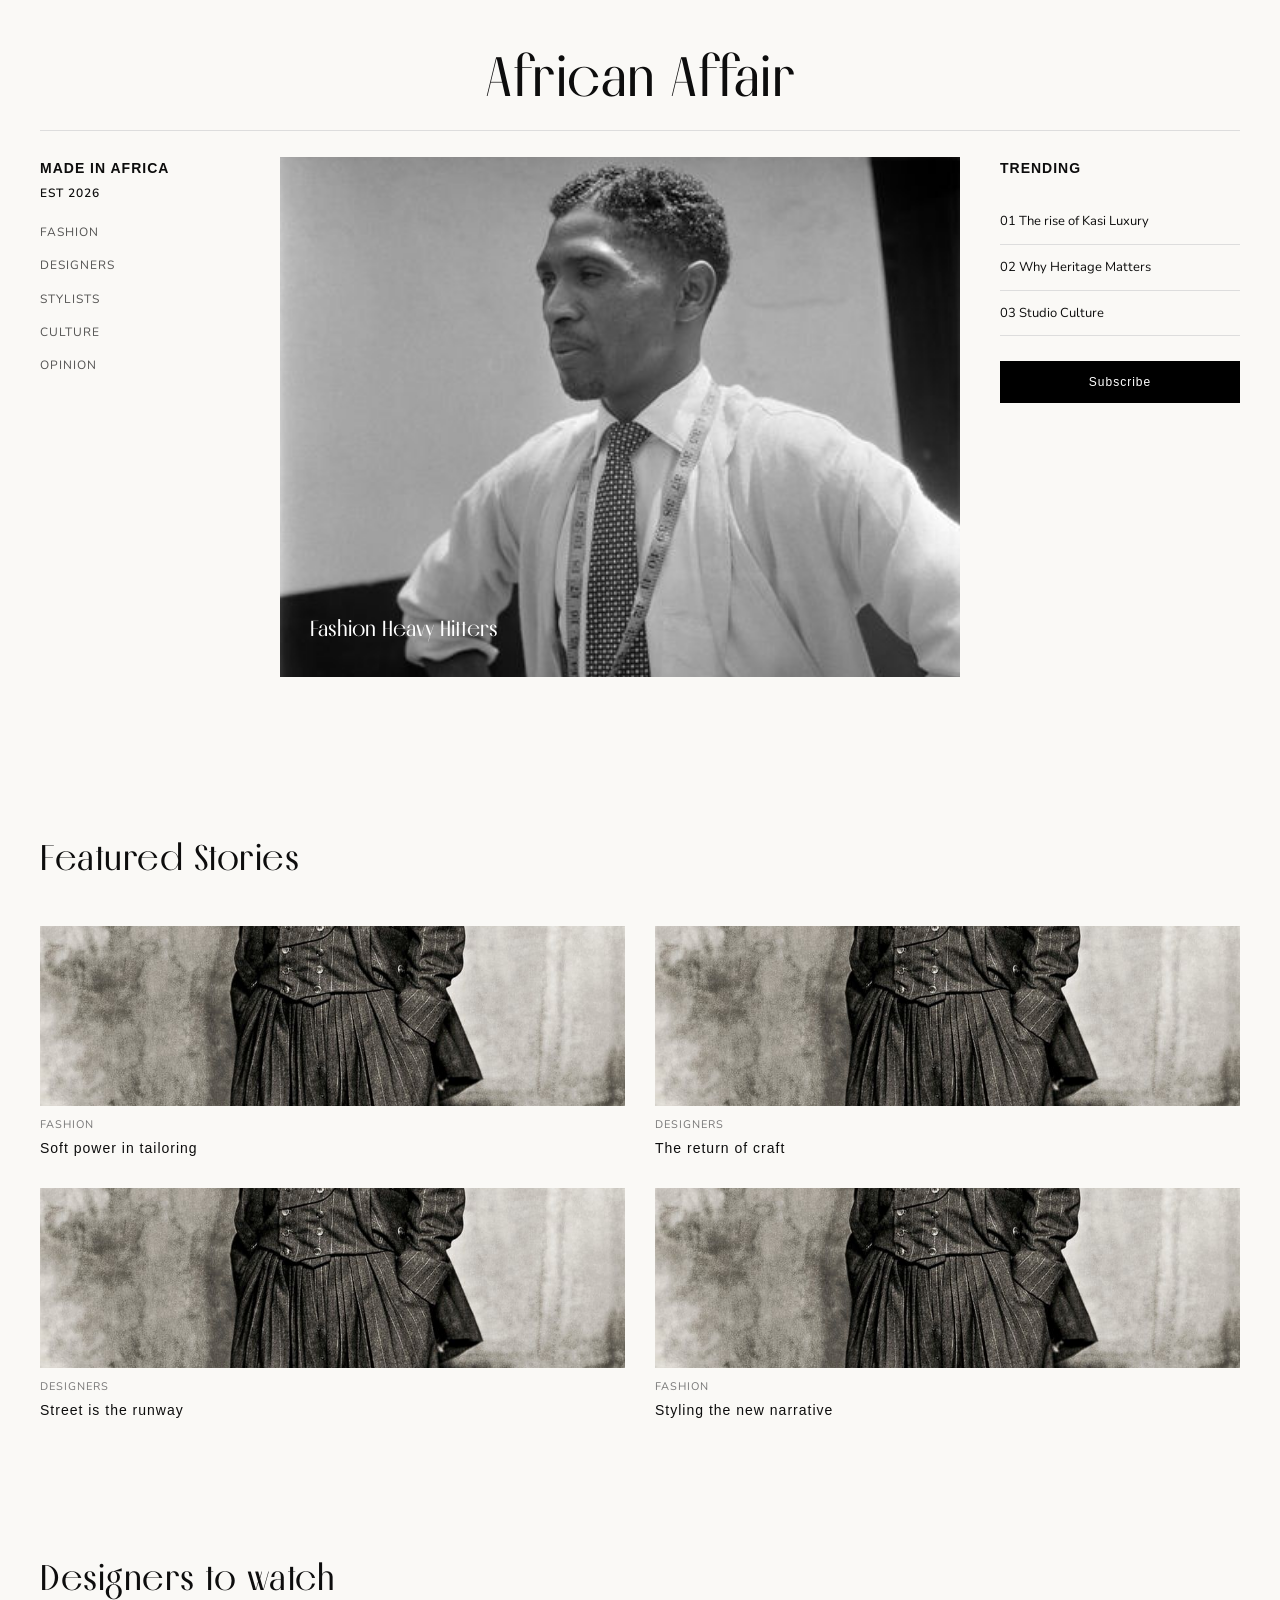
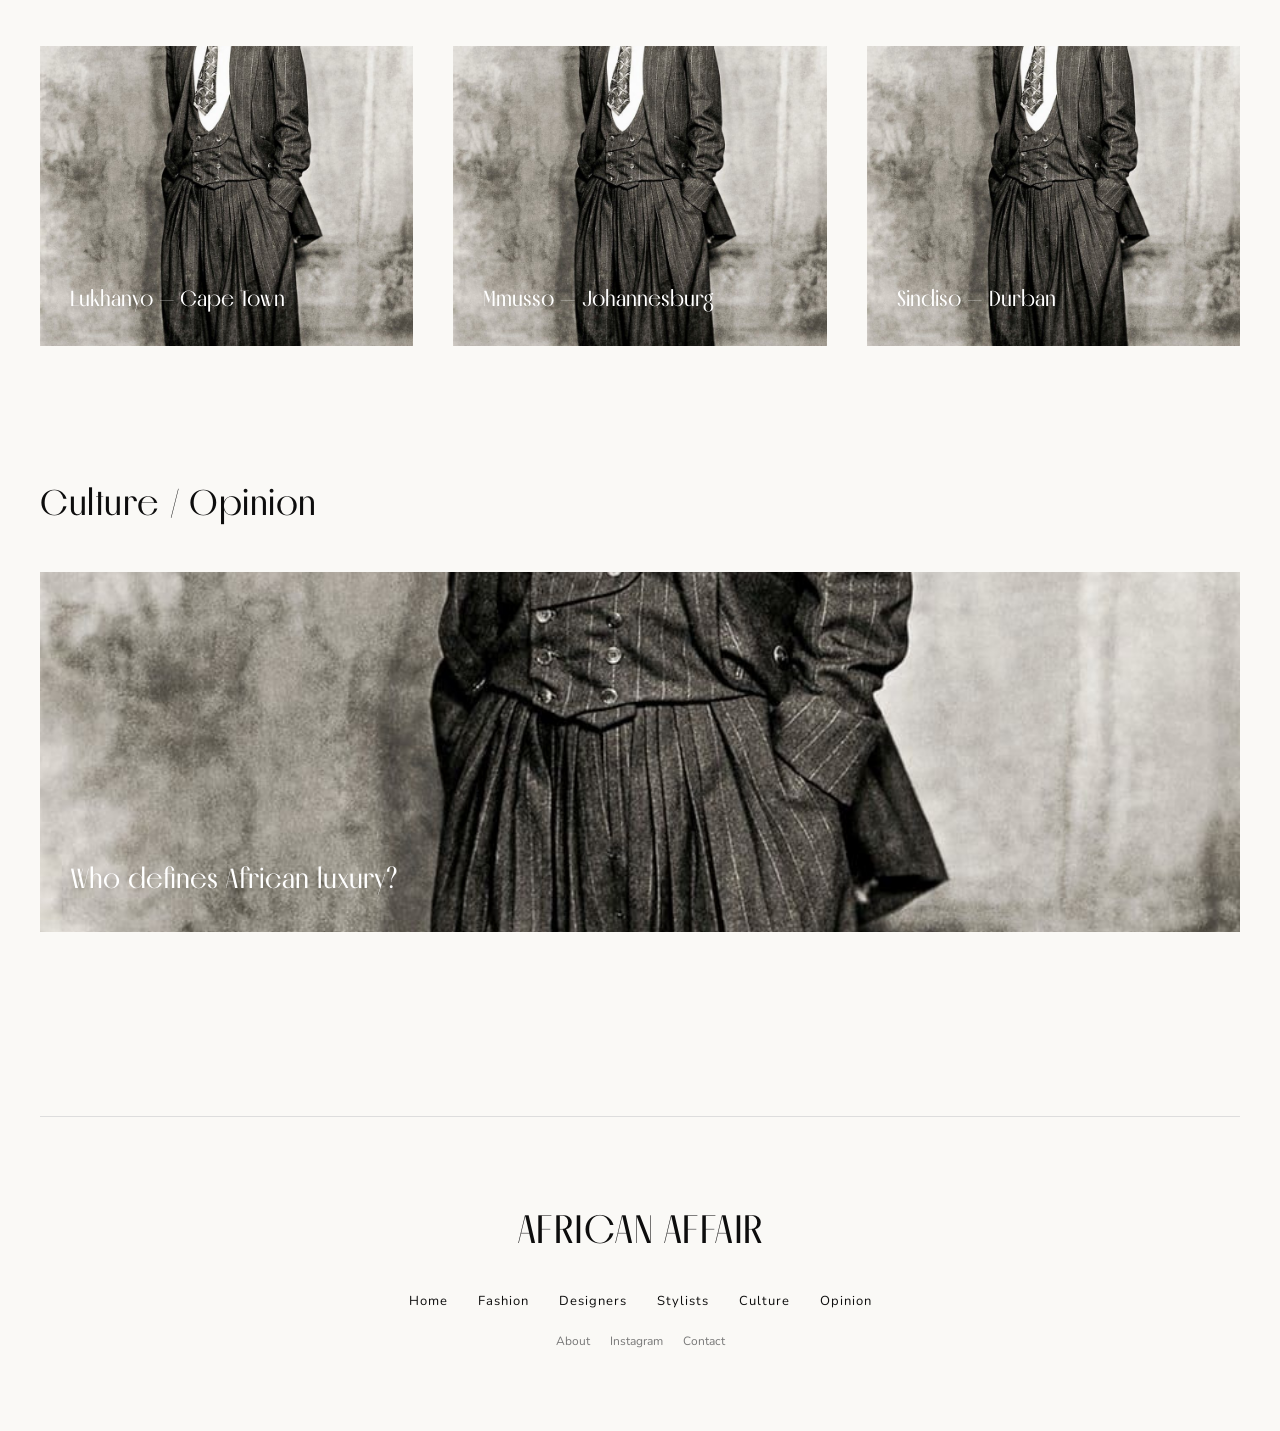
<file: index.html>
<!doctype html>
<html lang="en">
  <head>
    <meta charset="UTF-8" />
    <meta name="viewport" content="width=device-width, initial-scale=1.0" />
    <title>African Affair</title>

    <!-- FONTS -->
    <link
      href="https://fonts.googleapis.com/css2?family=Nunito:wght@300;400;600&family=Playfair+Display:wght@400;600&display=swap"
      rel="stylesheet"
    />

    <!-- CSS -->
    <link rel="stylesheet" href="CSS/styles.css" />
    <link rel="stylesheet" href="CSS/home.css" />
  </head>

  <body>
    <header class="header reveal">
      <h1>African Affair</h1>
    </header>

    <section class="hero reveal">
      <aside class="sidebar">
        <h3>MADE IN AFRICA</h3>
        <p>EST 2026</p>

        <nav>
          <a href="#">FASHION</a>
          <a href="#">DESIGNERS</a>
          <a href="#">STYLISTS</a>
          <a href="#">CULTURE</a>
          <a href="#">OPINION</a>
        </nav>
      </aside>

      <div class="hero-image">
        <a href="#" class="image-overlay">
          <img src="Images/Stories/Martin Molefe profile.jpg" />
          <div class="overlay-text">Fashion Heavy Hitters</div>
        </a>
      </div>

      <div class="trending">
        <h3>TRENDING</h3>
        <a href="#">01 The rise of Kasi Luxury</a>
        <a href="#">02 Why Heritage Matters</a>
        <a href="#">03 Studio Culture</a>
        <button>Subscribe</button>
      </div>
    </section>

    <section class="featured reveal">
  <h2>Featured Stories</h2>

  <div class="grid">
    <a href="#" class="card">
      <img src="Images/Stories/Tailoring.jpg" />
      <p class="category">FASHION</p>
      <h3>Soft power in tailoring</h3>
    </a>

    <a href="#" class="card">
      <img src="Images/Stories/Tailoring.jpg" />
      <p class="category">DESIGNERS</p>
      <h3>The return of craft</h3>
    </a>

    <a href="#" class="card">
      <img src="Images/Stories/Tailoring.jpg" />
      <p class="category">DESIGNERS</p>
      <h3>Street is the runway</h3>
    </a>

    <a href="#" class="card">
      <img src="Images/Stories/Tailoring.jpg" />
      <p class="category">FASHION</p>
      <h3>Styling the new narrative</h3>
    </a>
  </div>
</section>

    </section>

    <section class="designers reveal">
      <h2>Designers to watch</h2>

      <div class="grid">
        <a href="#" class="designer-card image-overlay">
          <img src="Images/Stories/Tailoring.jpg" />
          <div class="overlay-text">Lukhanyo — Cape Town</div>
        </a>

        <a href="#" class="designer-card image-overlay">
          <img src="Images/Stories/Tailoring.jpg" />
          <div class="overlay-text">Mmusso — Johannesburg</div>
        </a>

        <a href="#" class="designer-card image-overlay">
          <img src="Images/Stories/Tailoring.jpg" />
          <div class="overlay-text">Sindiso — Durban</div>
        </a>
      </div>
    </section>

    <section class="culture reveal">
      <h2>Culture / Opinion</h2>

      <a href="#" class="culture-link image-overlay">
        <img src="Images/Stories/Tailoring.jpg" />
        <div class="overlay-text large">Who defines African luxury?</div>
      </a>
    </section>

    <!-- ===================== -->
    <!-- 🧱 FOOTER -->
    <!-- ===================== -->
    <footer class="footer">
      <h2 class="footer-logo">AFRICAN AFFAIR</h2>

      <!-- MAIN LINKS -->
      <nav class="footer-main-nav">
        <a href="../index.html">Home</a>
        <a href="fashion.html">Fashion</a>
        <a href="#">Designers</a>
        <a href="#">Stylists</a>
        <a href="#">Culture</a>
        <a href="#">Opinion</a>
      </nav>

      <!-- SECONDARY LINKS -->
      <div class="footer-secondary">
        <a href="#">About</a>
        <a href="#">Instagram</a>
        <a href="#">Contact</a>
      </div>
    </footer>

    <script src="Javascript/script.js"></script>
  </body>
</html>
</file>
<file: CSS/styles.css>
/* ========================= */
/* FONT */
/* ========================= */
@font-face {
  font-family: "Melodrama";
  src: url("../Fonts/Melodrama-Medium.otf") format("opentype");
  font-weight: 400 700;
  font-display: swap;
}

/* ========================= */
/* RESET */
/* ========================= */
* {
  margin: 0;
  padding: 0;
  box-sizing: border-box;
}

/* ========================= */
/* BASE */
/* ========================= */
body {
  background: #faf9f6;
  font-family: "Nunito", sans-serif;
  color: #0d0d0d;
  line-height: 1.6;
  scroll-behavior: smooth;
  padding-top: 10px;
}

/* ========================= */
/* IMAGES */
/* ========================= */
img {
  width: 100%;
  height: auto;
  display: block;
}

/* ========================= */
/* LINKS */
/* ========================= */
a {
  text-decoration: none;
  color: inherit;
}

/* ========================= */
/* LAYOUT */
/* ========================= */
.container,
.header,
section,
.footer {
  max-width: 1200px;
  margin: 0 auto;
  padding-left: 20px;
  padding-right: 20px;
}

/* ========================= */
/* HEADER */
/* ========================= */
.header {
  display: flex;
  justify-content: center;
  align-items: center;
  text-align: center;
  padding: 36px 0 22px;
  border-bottom: 1px solid #ddd;
  margin-bottom: 18px;
}

.header h1 {
  line-height: 1.1;
}

/* ========================= */
/* SECTION SPACING */
/* ========================= */
section {
  padding: 64px 0;
}

/* ========================= */
/* TYPOGRAPHY */
/* ========================= */
h1,
h2 {
  font-family: "Melodrama", serif;
  letter-spacing: 0.5px;
}

h1 {
  font-size: 56px;
  font-weight: 500;
}

h2 {
  font-size: 36px;
  font-weight: 500;
  margin-bottom: 40px;
}

h3 {
  font-family: "Bebas Neue", sans-serif;
  letter-spacing: 1px;
  font-size: 14px;
}

/* ========================= */
/* GRID SYSTEM */
/* ========================= */
.grid {
  display: grid;
  gap: 40px;
}

/* ========================= */
/* ANIMATION */
/* ========================= */
.reveal {
  opacity: 1;
  transform: none;
}

.reveal.active {
  opacity: 1;
  transform: translateY(0);
}

/* ========================= */
/* FOOTER */
/* ========================= */
.footer {
  margin-top: 120px;
  padding: 80px 20px;
  text-align: center;
  border-top: 1px solid #ddd;
}

.footer-logo {
  font-family: "Melodrama", serif;
  font-size: 40px;
  margin-bottom: 30px;
}

.footer-main-nav {
  display: flex;
  justify-content: center;
  flex-wrap: wrap;
  gap: 30px;
  margin-bottom: 20px;
}

.footer-main-nav a {
  font-size: 13px;
  letter-spacing: 1px;
  position: relative;
}

.footer-main-nav a::after {
  content: "";
  width: 0%;
  height: 1px;
  background: #0d0d0d;
  position: absolute;
  left: 0;
  bottom: -4px;
  transition: 0.3s ease;
}

.footer-main-nav a:hover::after {
  width: 100%;
}

.footer-secondary {
  display: flex;
  justify-content: center;
  gap: 20px;
  font-size: 12px;
  color: #777;
}

.footer-secondary a:hover {
  color: #000;
}

/* ========================= */
/* RESPONSIVE */
/* ========================= */
@media (max-width: 900px) {
  h1 {
    font-size: 42px;
  }

  h2 {
    font-size: 28px;
  }
}

@media (max-width: 600px) {
  .footer-main-nav {
    flex-direction: column;
    gap: 15px;
  }

  .footer-secondary {
    flex-direction: column;
    gap: 10px;
  }
}
</file>
<file: CSS/home.css>
/* ========================= */
/* 🖼 HERO */
/* ========================= */
.hero {
  display: grid;
  grid-template-columns: 200px 1fr 240px;
  gap: 40px;
  margin-top: 0;
  padding-top: 8px;
  padding-bottom: 28px;
  align-items: start;
}

/* ========================= */
/* 📌 SIDEBAR */
/* ========================= */
.sidebar {
  font-size: 12px;
  letter-spacing: 1px;
}

.sidebar h3 {
  margin-bottom: 5px;
}

.sidebar p {
  margin-bottom: 20px;
  font-weight: 600;
}

.sidebar nav {
  display: flex;
  flex-direction: column;
  gap: 14px;
}

.sidebar a {
  position: relative;
  opacity: 0.7;
  transition: 0.3s ease;
}

.sidebar a:hover {
  opacity: 1;
}

.sidebar a::after {
  content: "";
  width: 0%;
  height: 1px;
  background: #000;
  position: absolute;
  left: 0;
  bottom: -3px;
  transition: 0.3s;
}

.sidebar a:hover::after {
  width: 100%;
}

/* ========================= */
/* 🖼 HERO IMAGE */
/* ========================= */
.hero-image {
  position: relative;
  overflow: hidden;
}

.hero-image img {
  height: 520px;
  object-fit: cover;
  transition: transform 0.8s ease;
}

.hero-image:hover img {
  transform: scale(1.05);
}

/* ========================= */
/* 📝 HERO OVERLAY */
/* ========================= */
.image-overlay {
  position: relative;
  display: block;
}

.overlay-text {
  position: absolute;
  bottom: 30px;
  left: 30px;
  color: white;
  font-size: 22px;
  font-family: "Melodrama", serif;
  max-width: 70%;
}

/* ========================= */
/* 📈 TRENDING */
/* ========================= */
.trending {
  font-size: 13px;
}

.trending h3 {
  margin-bottom: 20px;
}

.trending a {
  display: block;
  padding: 12px 0;
  border-bottom: 1px solid #ddd;
  transition: 0.3s ease;
}

.trending a:hover {
  padding-left: 10px;
}

.trending button {
  margin-top: 25px;
  padding: 14px;
  width: 100%;
  background: black;
  color: white;
  border: none;
  cursor: pointer;
  font-size: 12px;
  letter-spacing: 1px;
}

.trending button:hover {
  background: #222;
}

/* ========================= */
/* ✨ FEATURED STORIES */
/* ========================= */
.featured {
  margin-top: 60px;
}

.featured .grid {
  grid-template-columns: repeat(2, 1fr);
  gap: 30px;
}

/* CARD */
.card img {
  height: 180px;
  object-fit: cover;
  margin-bottom: 10px;
}

/* CATEGORY */
.card .category {
  font-size: 11px;
  letter-spacing: 1px;
  text-transform: uppercase;
  color: #777;
  margin-bottom: 5px;
}

/* TITLE */
.card h3 {
  font-size: 14px;
  font-weight: 500;
  line-height: 1.4;
}

/* HOVER */
.card:hover img {
  opacity: 0.9;
}

.card:hover h3 {
  text-decoration: underline;
}

/* ========================= */
/* 👗 DESIGNERS */
/* ========================= */
.designers .grid {
  grid-template-columns: repeat(3, 1fr);
}

.designer-card img {
  height: 300px;
  object-fit: cover;
}

/* ========================= */
/* 🌍 CULTURE */
/* ========================= */
.culture img {
  height: 360px;
  object-fit: cover;
}

.overlay-text.large {
  font-size: 28px;
}

/* ========================= */
/* 📱 RESPONSIVE */
/* ========================= */
@media (max-width: 900px) {
  .hero {
    grid-template-columns: 1fr;
    gap: 30px;
    padding-top: 6px;
  }

  .hero-image img {
    height: 380px;
  }

  .featured .grid,
  .designers .grid {
    grid-template-columns: 1fr;
  }
}
</file>
